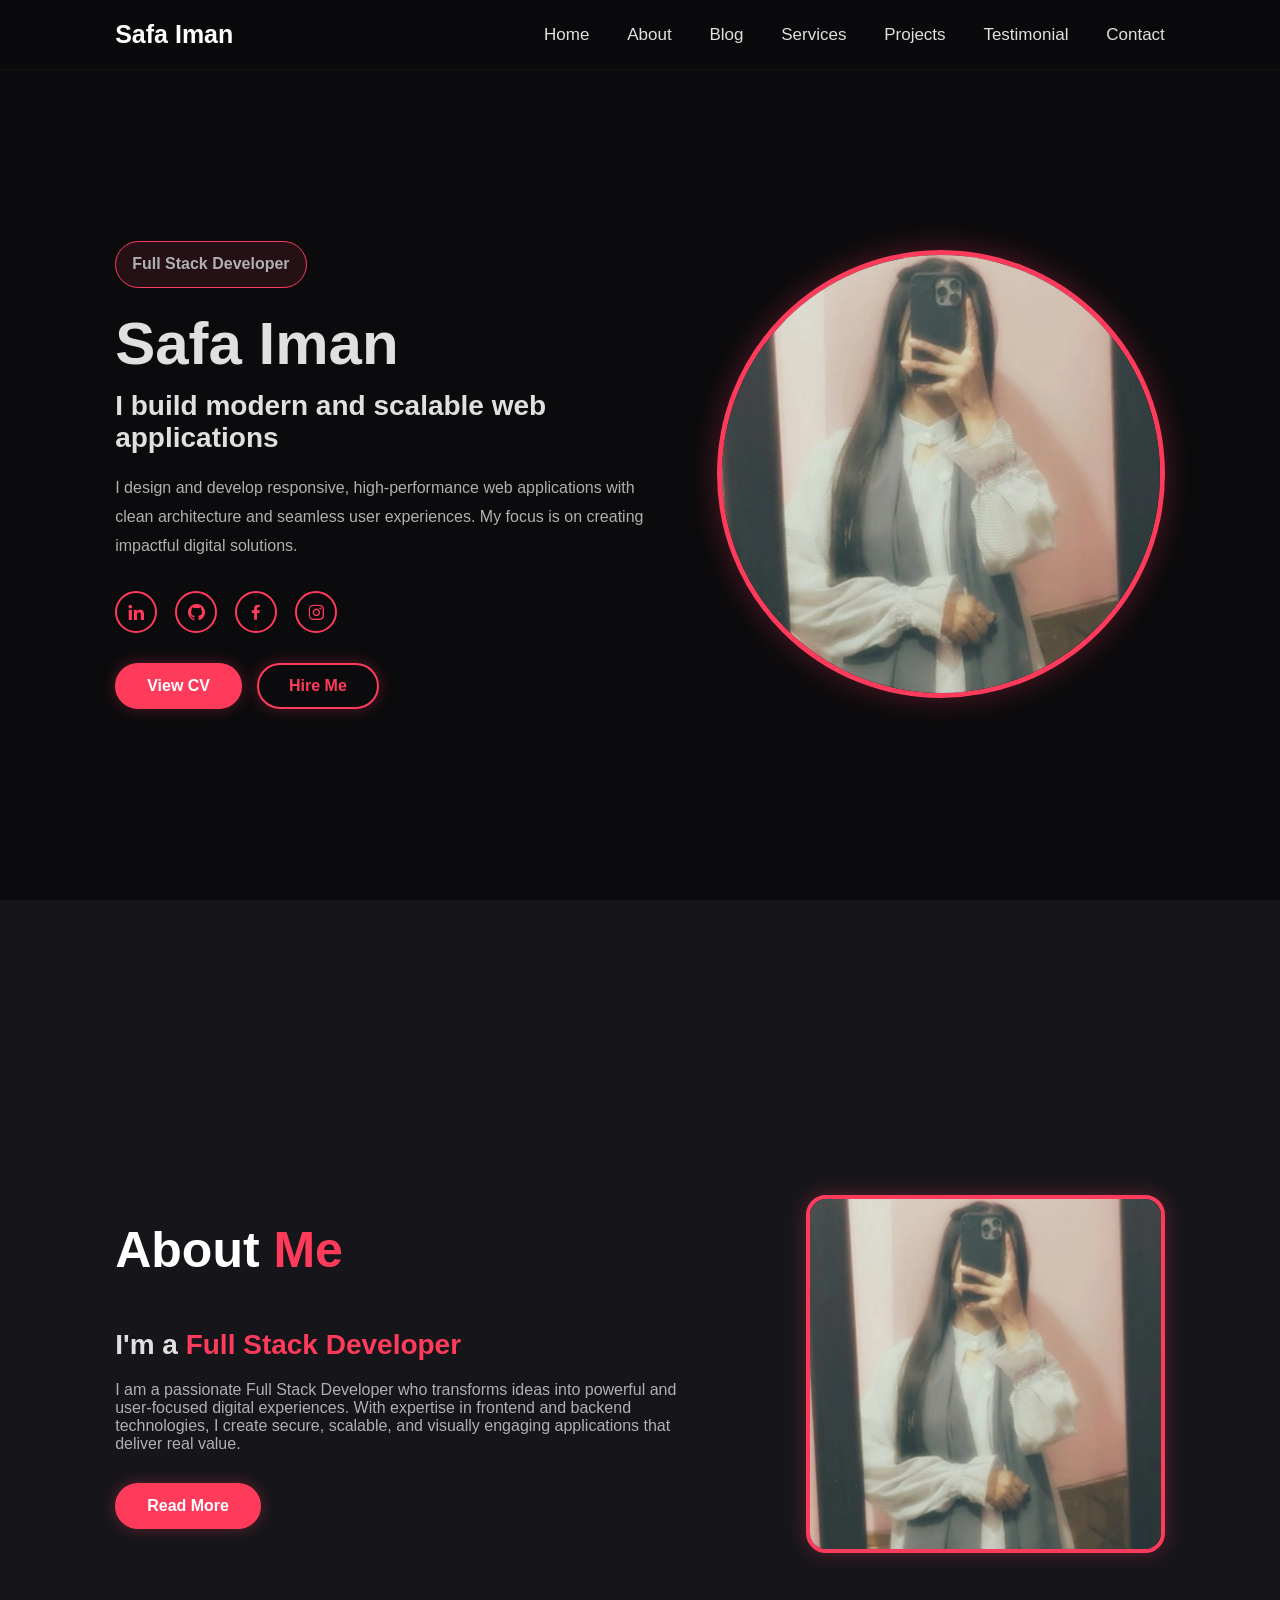
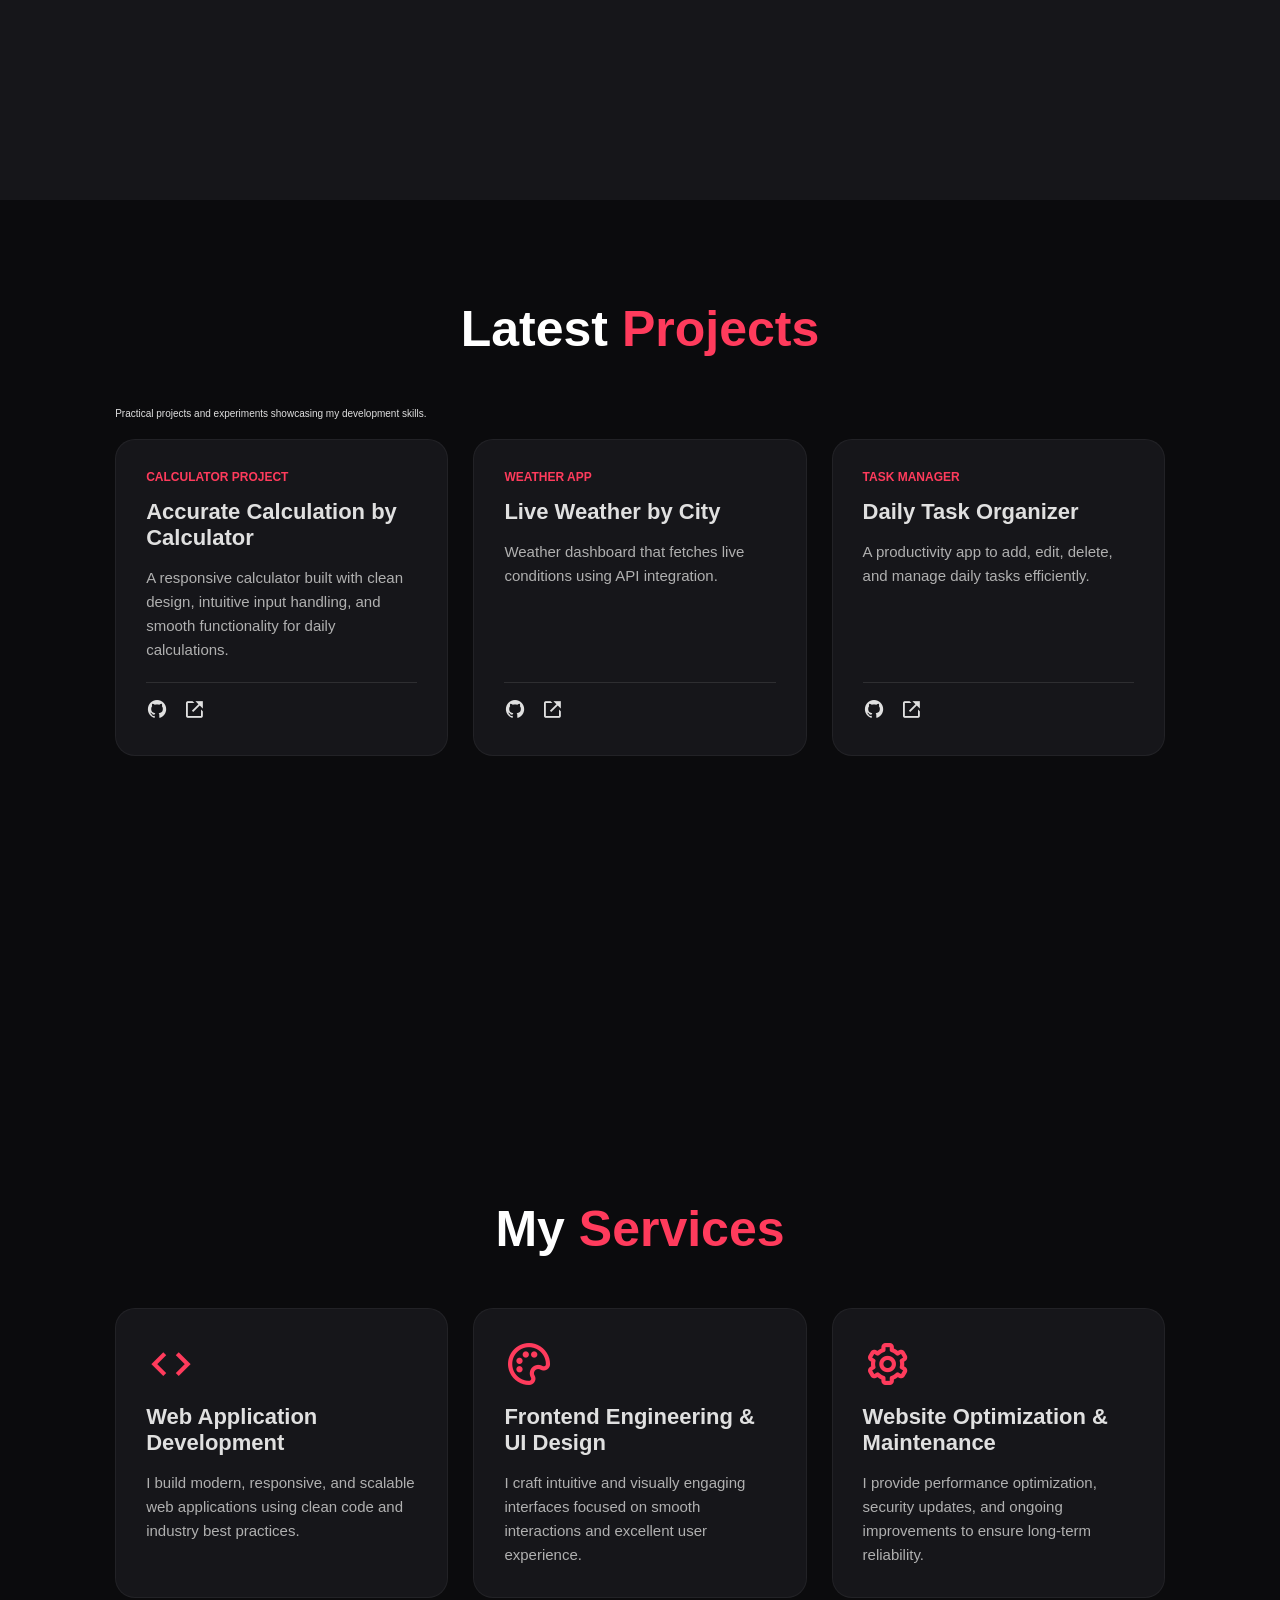
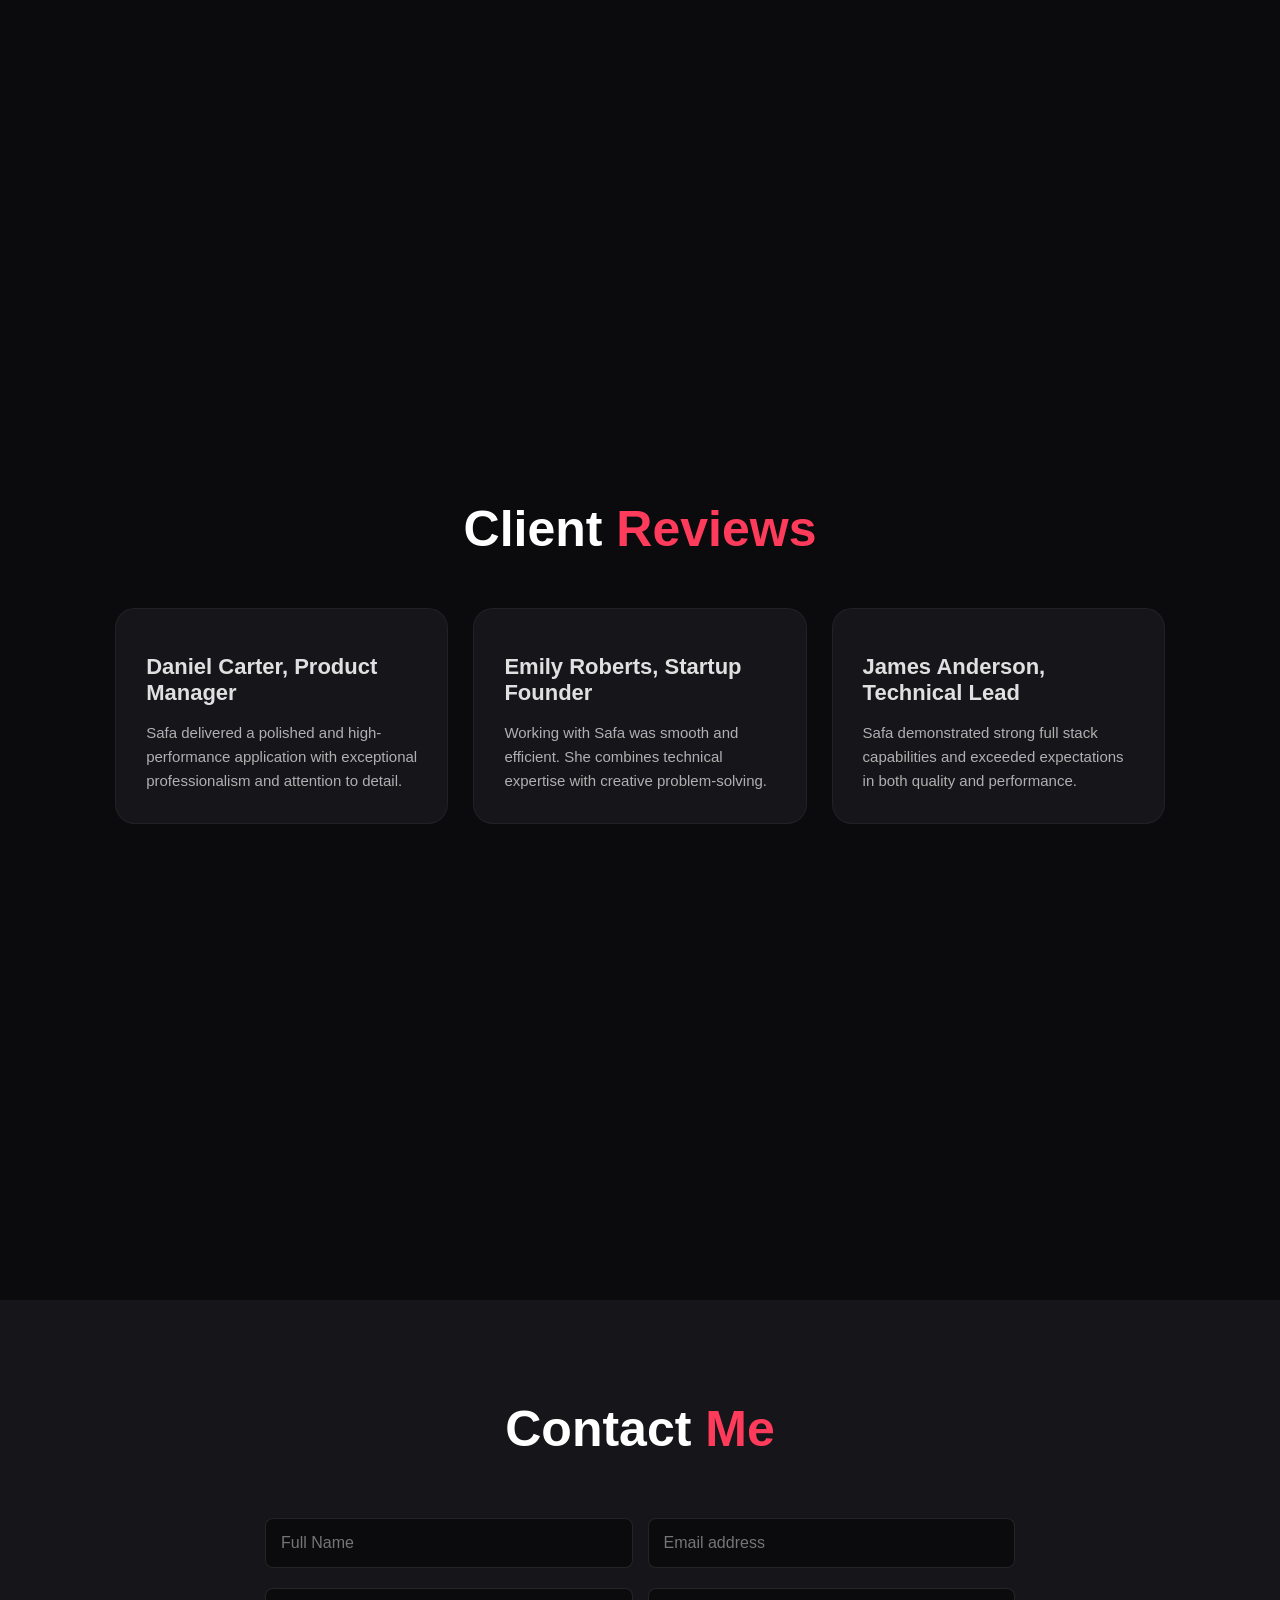
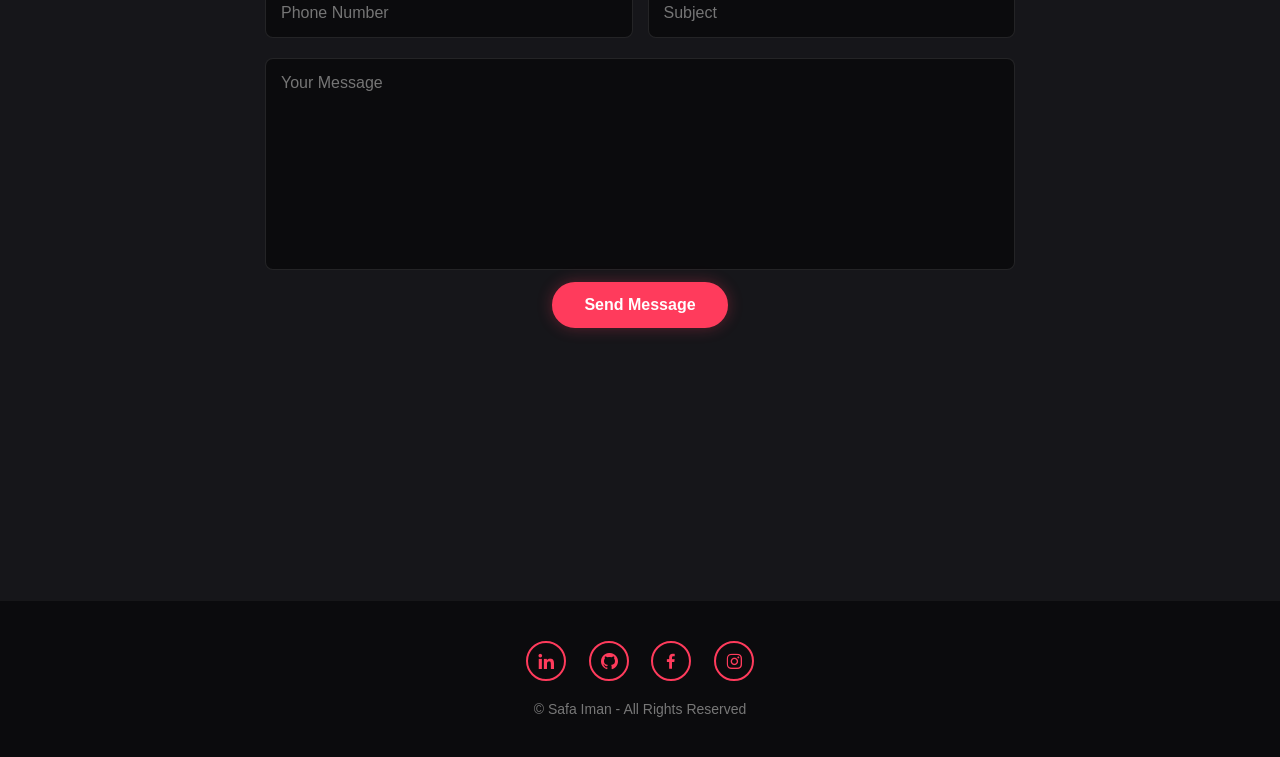
<file: index.html>
<!DOCTYPE html>
<html lang="en">

<head>
    <meta charset="UTF-8">
    <meta name="viewport" content="width=device-width, initial-scale=1.0">
    <link href='https://unpkg.com/boxicons@2.1.4/css/boxicons.min.css' rel='stylesheet'>
    <title>Safa Iman Portfolio</title>
    <link rel="stylesheet" href="style.css">
</head>

<body>
    <header class="header">
        <a href="#home" class="logo">Safa Iman</a>

        <i class='bx bx-menu' id="menu-icon"></i>

        <nav class="navbar">
            <a href="#home">Home</a>
            <a href="#about">About</a>
            <a href="#blog">Blog</a>
            <a href="#services">Services</a>
            <a href="#projects">Projects</a>
            <a href="#reviews">Testimonial</a>
            <a href="#contact">Contact</a>
        </nav>
    </header>

    <!-- Home Section -->
    <section class="home" id="home">
        <div class="home-content">
            <p class="intro-badge">Full Stack Developer</p>
            <h1>Safa Iman</h1>
            <h3>I build modern and scalable web applications</h3>
            <p>
                I design and develop responsive, high-performance web applications
                with clean architecture and seamless user experiences.
                My focus is on creating impactful digital solutions.
            </p>
            <div class="social-media">
                <a href="#"><i class='bx bxl-linkedin'></i></a>
                <a href="#"><i class='bx bxl-github'></i></a>
                <a href="#"><i class='bx bxl-facebook'></i></a>
                <a href="#"><i class='bx bxl-instagram'></i></a>
            </div>
            <div class="home-actions">
                <a href="cv.html" class="btn" target="_blank">View CV</a>
                <a href="#contact" class="btn btn-outline">Hire Me</a>
            </div>
        </div>
        <div class="home-img">
            <img src="pic.webp" alt="Safa Iman profile image">
        </div>
    </section>

    <!-- About Section -->
    <section class="about" id="about">
        <div class="about-content">
            <h2 class="heading">About <span>Me</span></h2>
            <h3>I'm a <span>Full Stack Developer</span></h3>
            <p>
                I am a passionate Full Stack Developer who transforms ideas into
                powerful and user-focused digital experiences. With expertise in
                frontend and backend technologies, I create secure, scalable, and
                visually engaging applications that deliver real value.
            </p>
            <a href="#" class="btn">Read More</a>
        </div>
        <div class="about-img">
            <img src="pic.webp" alt="Portfolio image" >
        </div>
    </section>

    <!-- Blog Section -->
  <section class="blog" id="blog">
    <h2 class="heading">Latest <span>Projects</span></h2>
    <p class="blog-subtitle">
        Practical projects and experiments showcasing my development skills.
    </p>
    <div class="blog-container">

        <article class="blog-card">
            <span class="blog-tag">Calculator Project</span>
            <h3>Accurate Calculation by Calculator</h3>
            <p>A responsive calculator built with clean design, intuitive input handling, and smooth functionality for daily calculations.</p>
            <div class="project-links">
                <a href="https://github.com/safaaimaan/Calculator-Project" target="_blank" title="GitHub Source"><i class='bx bxl-github'></i></a>
                <a href="https://calculator-project-alpha-rust.vercel.app/" target="_blank" title="Live Demo"><i class='bx bx-link-external'></i></a>
            </div>
        </article>

        <article class="blog-card">
            <span class="blog-tag">Weather App</span>
            <h3>Live Weather by City</h3>
            <p>Weather dashboard that fetches live conditions using API integration.</p>
            <div class="project-links">
                <a href="https://github.com/safaaimaan/Weather" target="_blank" title="GitHub Source"><i class='bx bxl-github'></i></a>
                <a href="https://weather-9cpe.vercel.app/" target="_blank" title="Live Demo"><i class='bx bx-link-external'></i></a>
            </div>
        </article>

        <article class="blog-card">
            <span class="blog-tag">Task Manager</span>
            <h3>Daily Task Organizer</h3>
            <p>A productivity app to add, edit, delete, and manage daily tasks efficiently.</p>
            <div class="project-links">
                <a href="https://github.com/safaaimaan/Task-Manager" target="_blank" title="GitHub Source"><i class='bx bxl-github'></i></a>
                <a href="https://task-manager-ruby-chi.vercel.app/" target="_blank" title="Live Demo"><i class='bx bx-link-external'></i></a>
            </div>
        </article>

    </div>
</section>

    <!-- Services Section -->
    <section class="services" id="services">
        <h2 class="heading">My <span>Services</span></h2>

        <div class="services-container">

            <div class="services-box">
                <i class="bx bx-code"></i>
                <h3>Web Application Development</h3>
                <p>
                    I build modern, responsive, and scalable web applications
                    using clean code and industry best practices.
                </p>
            </div>

            <div class="services-box">
                <i class="bx bx-palette"></i>
                <h3>Frontend Engineering & UI Design</h3>
                <p>
                    I craft intuitive and visually engaging interfaces focused
                    on smooth interactions and excellent user experience.
                </p>
            </div>

            <div class="services-box">
                <i class="bx bx-cog"></i>
                <h3>Website Optimization & Maintenance</h3>
                <p>
                    I provide performance optimization, security updates, and
                    ongoing improvements to ensure long-term reliability.
                </p>
            </div>

        </div>
    </section>

    <!-- Reviews Section -->
    <section class="reviews" id="reviews">
        <h2 class="heading">Client <span>Reviews</span></h2>

        <div class="reviews-container">

         <div class="review-card">
    <h3>Daniel Carter, Product Manager</h3>
    <p>
        Safa delivered a polished and high-performance application
        with exceptional professionalism and attention to detail.
    </p>
</div>

<div class="review-card">
    <h3>Emily Roberts, Startup Founder</h3>
    <p>
        Working with Safa was smooth and efficient.
        She combines technical expertise with creative problem-solving.
    </p>
</div>

<div class="review-card">
    <h3>James Anderson, Technical Lead</h3>
    <p>
        Safa demonstrated strong full stack capabilities and
        exceeded expectations in both quality and performance.
    </p>
</div>
    </section>

    <!-- Contact Section -->
    <section class="contact" id="contact">
        <h2 class="heading">Contact <span>Me</span></h2>

        <form action="#">
            <div class="input-box">
                <input type="text" placeholder="Full Name">
                <input type="email" placeholder="Email address">
            </div>
            <div class="input-box">
                <input type="number" placeholder="Phone Number">
                <input type="text" placeholder="Subject">
            </div>
            <textarea cols="30" rows="10" placeholder="Your Message"></textarea>
            <input type="submit" value="Send Message" class="btn">
        </form>
    </section>

    <!-- Footer -->
    <footer class="footer">
        <div class="social">
            <a href="#"><i class='bx bxl-linkedin'></i></a>
            <a href="#"><i class='bx bxl-github'></i></a>
            <a href="#"><i class='bx bxl-facebook'></i></a>
            <a href="#"><i class='bx bxl-instagram'></i></a>
        </div>
        <p class="copyright">
            &copy; Safa Iman - All Rights Reserved
        </p>
    </footer>

</body>

</html>
</file>
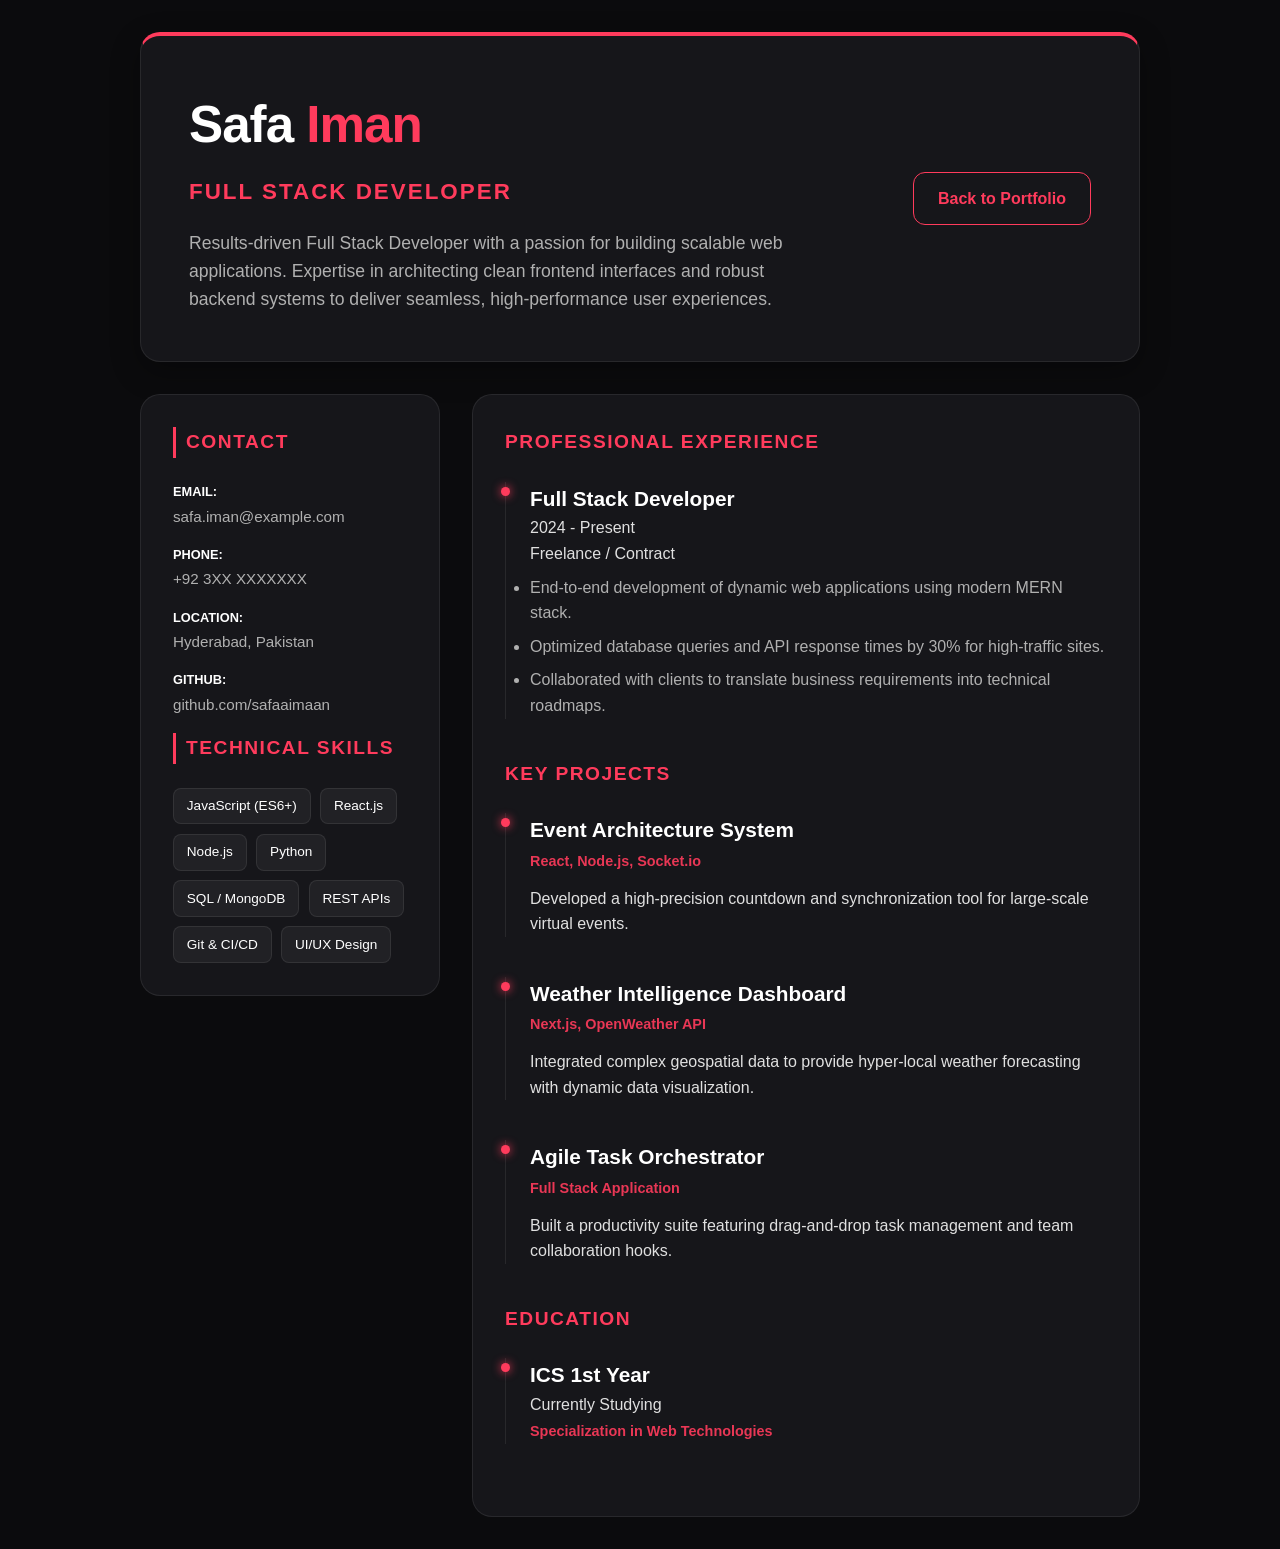
<file: cv.html>
<!DOCTYPE html>
<html lang="en">
<head>
    <meta charset="UTF-8">
    <meta name="viewport" content="width=device-width, initial-scale=1.0">
    <title>Safa Iman | Professional CV</title>
    <link rel="stylesheet" href="cv.css">
</head>
<body>
    <main class="cv-page">
        <header class="cv-header">
            <div class="header-info">
                <h1>Safa <span>Iman</span></h1>
                <p class="role">Full Stack Developer</p>
                <p class="summary">
                    Results-driven Full Stack Developer with a passion for building scalable web applications. 
                    Expertise in architecting clean frontend interfaces and robust backend systems to deliver 
                    seamless, high-performance user experiences.
                </p>
            </div>
            <div class="cv-actions">
                <a href="index.html" class="btn btn-outline">Back to Portfolio</a>
           
            </div>
        </header>

        <section class="cv-grid">
            <aside class="cv-sidebar card">
                <div class="sidebar-section">
                    <h2>Contact</h2>
                    <ul>
                        <li><strong>Email:</strong> safa.iman@example.com</li>
                        <li><strong>Phone:</strong> +92 3XX XXXXXXX</li>
                        <li><strong>Location:</strong> Hyderabad, Pakistan</li>
                        <li><strong>GitHub:</strong> github.com/safaaimaan</li>
                       
                </div>

                <div class="sidebar-section">
                    <h2>Technical Skills</h2>
                    <div class="skill-tags">
                        <span>JavaScript (ES6+)</span>
                        <span>React.js</span>
                        <span>Node.js</span>
                        <span>Python</span>
                        <span>SQL / MongoDB</span>
                        <span>REST APIs</span>
                        <span>Git & CI/CD</span>
                        <span>UI/UX Design</span>
                    </div>
                </div>
            </aside>

            <section class="cv-main card">
                <div class="main-section">
                    <h2>Professional Experience</h2>
                    <article class="item">
                        <div class="item-header">
                            <h3>Full Stack Developer</h3>
                            <span class="date">2024 - Present</span>
                        </div>
                        <p class="company">Freelance / Contract</p>
                        <ul>
                            <li>End-to-end development of dynamic web applications using modern MERN stack.</li>
                            <li>Optimized database queries and API response times by 30% for high-traffic sites.</li>
                            <li>Collaborated with clients to translate business requirements into technical roadmaps.</li>
                        </ul>
                    </article>
                </div>

                <div class="main-section">
                    <h2>Key Projects</h2>
                    <article class="item">
                        <h3>Event Architecture System</h3>
                        <p class="meta">React, Node.js, Socket.io</p>
                        <p>Developed a high-precision countdown and synchronization tool for large-scale virtual events.</p>
                    </article>
                    <article class="item">
                        <h3>Weather Intelligence Dashboard</h3>
                        <p class="meta">Next.js, OpenWeather API</p>
                        <p>Integrated complex geospatial data to provide hyper-local weather forecasting with dynamic data visualization.</p>
                    </article>
                    <article class="item">
                        <h3>Agile Task Orchestrator</h3>
                        <p class="meta">Full Stack Application</p>
                        <p>Built a productivity suite featuring drag-and-drop task management and team collaboration hooks.</p>
                    </article>
                </div>

                <div class="main-section">
                    <h2>Education</h2>
                    <article class="item">
                        <div class="item-header">
                            <h3>ICS 1st Year</h3>
                            <span class="date">Currently Studying</span>
                        </div>
                        <p class="meta">Specialization in Web Technologies </p>
                    </article>
                </div>
            </section>
        </section>
    </main>
</body>

</html>
</file>
<file: style.css>
/* ========================================
    GLOBAL STYLES
   ======================================== */
* {
    margin: 0;
    padding: 0;
    box-sizing: border-box;
    text-decoration: none;
    border: none;
    outline: none;
    scroll-behavior: smooth;
    font-family: -apple-system, BlinkMacSystemFont, "Segoe UI", Roboto, sans-serif;
}

:root {
    --bg-color: #0b0b0d;        /* Deep Midnight */
    --snd-bg-color: #16161a;    /* Dark Slate */
    --text-color: #e0e0e0;      /* Soft White */
    --main-color: #ff3b5c;      /* Neon Crimson */
    --accent-glow: rgba(255, 59, 92, 0.3);
}

html {
    font-size: 62.5%;
    overflow-x: hidden;
}

body {
    background: var(--bg-color);
    color: var(--text-color);
}

section {
    min-height: 100vh;
    padding: 10rem 9% 5rem;
}

span {
    color: var(--main-color);
}

.heading {
    font-size: 5rem;
    text-align: center;
    margin-bottom: 5rem;
    color: #fff;
}

/* ================= HEADER & NAV ================= */
.header {
    position: fixed;
    width: 100%;
    top: 0;
    right: 0;
    z-index: 1000;
    display: flex;
    align-items: center;
    justify-content: space-between;
    padding: 2rem 9%;
    background: rgba(11, 11, 13, 0.85);
    backdrop-filter: blur(15px);
    border-bottom: 1px solid rgba(255, 255, 255, 0.05);
}

.logo {
    font-size: 2.5rem;
    color: #fff;
    font-weight: 700;
    cursor: pointer;
}

.navbar a {
    font-size: 1.7rem;
    color: var(--text-color);
    margin-left: 3.5rem;
    font-weight: 500;
    transition: 0.3s ease;
}

.navbar a:hover {
    color: var(--main-color);
}

#menu-icon {
    font-size: 3.2rem;
    color: var(--text-color);
    cursor: pointer;
    display: none;
}

/* ================= HOME SECTION ================= */
.home {
    display: flex;
    align-items: center;
    justify-content: space-between;
    gap: 4rem;
}

.intro-badge {
    display: inline-block;
    font-size: 1.4rem;
    font-weight: 600;
    color: var(--main-color);
    background: rgba(255, 59, 92, 0.1);
    border: 1px solid var(--main-color);
    padding: 0.8rem 1.6rem;
    border-radius: 5rem;
    margin-bottom: 2rem;
}

.home-content h1 {
    font-size: 6rem;
    font-weight: 800;
    line-height: 1.2;
    margin-bottom: 1rem;
}

.home-content h3 {
    font-size: 2.8rem;
    font-weight: 600;
    margin-bottom: 2rem;
}

.home-content p {
    font-size: 1.6rem;
    color: #b0b0b0;
    line-height: 1.8;
    max-width: 55rem;
}

.social-media a {
    display: inline-flex;
    justify-content: center;
    align-items: center;
    width: 4.2rem;
    height: 4.2rem;
    background: transparent;
    border: 0.2rem solid var(--main-color);
    border-radius: 50%;
    font-size: 2rem;
    color: var(--main-color);
    margin: 3rem 1.5rem 3rem 0;
    transition: 0.4s ease;
}

.social-media a:hover {
    background: var(--main-color);
    color: #fff;
    box-shadow: 0 0 1.5rem var(--main-color);
    transform: translateY(-5px);
}

.home-actions {
    display: flex;
    gap: 1.5rem;
}

.btn {
    display: inline-block;
    padding: 1.2rem 3rem;
    background: var(--main-color);
    border: 2px solid var(--main-color);
    border-radius: 5rem;
    font-size: 1.6rem;
    color: #fff;
    font-weight: 600;
    transition: 0.3s ease;
    box-shadow: 0 0 1.5rem var(--accent-glow);
}

.btn:hover {
    background: transparent;
    color: var(--main-color);
    box-shadow: 0 0 2rem var(--main-color);
}

.btn-outline {
    background: transparent;
    color: var(--main-color);
}

.home-img img {
    width: 35vw;
    border-radius: 50%;
    border: 0.5rem solid var(--main-color);
    box-shadow: 0 0 3rem var(--accent-glow);
    animation: floatImage 4s ease-in-out infinite;
}

@keyframes floatImage {
    0%, 100% { transform: translateY(0); }
    50% { transform: translateY(-2rem); }
}

/* ================= ABOUT SECTION ================= */
.about {
    display: flex;
    align-items: center;
    justify-content: center;
    gap: 10rem;
    background: var(--snd-bg-color);
}

.about-img img {
    width: 28vw;
    border-radius: 2rem;
    border: 0.4rem solid var(--main-color);
    box-shadow: 0 0 2rem var(--accent-glow);
}

.about-content h2 {
    text-align: left;
}

.about-content h3 {
    font-size: 2.8rem;
    margin-bottom: 2rem;
}

.about-content p {
    font-size: 1.6rem;
    margin-bottom: 3rem;
    color: #b0b0b0;
}

/* ================= CARDS (BLOG & SERVICES & REVIEWS) ================= */
.blog, .services, .reviews {
    background: var(--bg-color);
}

.blog-container, .services-container, .reviews-container {
    display: grid;
    grid-template-columns: repeat(auto-fit, minmax(30rem, 1fr));
    gap: 2.5rem;
    margin-top: 2rem;
}
.blog-card{
    display: flex;
    flex-direction: column;
}
.blog-card, .services-box, .review-card {
    background: var(--snd-bg-color);
    padding: 3rem;
    border-radius: 2rem;
    border: 1px solid rgba(255, 255, 255, 0.05);
    transition: 0.4s ease;
}

.blog-card:hover, .services-box:hover, .review-card:hover {
    transform: translateY(-1rem);
    border-color: var(--main-color);
    box-shadow: 0 0 2rem var(--accent-glow);
}

.blog-tag {
    font-size: 1.2rem;
    color: var(--main-color);
    font-weight: 700;
    text-transform: uppercase;
}

.blog-card h3, .services-box h3, .review-card h3 {
    font-size: 2.2rem;
    margin: 1.5rem 0;
}
.blog-card p{
    flex-grow: 1;
}
.blog-card p, .services-box p, .review-card p {
    font-size: 1.5rem;
    color: #b0b0b0;
    line-height: 1.6;
}

.services-box i {
    font-size: 5rem;
    color: var(--main-color);
}
.project-links {
    display: flex;
    gap: 1.5rem;
    margin-top: 2rem;
    padding-top: 1.5rem;
    border-top: 1px solid rgba(255, 255, 255, 0.1);
}

.project-links a {
    font-size: 2.2rem;
    color: var(--text-color);
    transition: 0.3s ease;
}

.project-links a:hover {
    color: var(--main-color);
    transform: translateY(-3px);
    text-shadow: 0 0 10px var(--main-color);
}

/* ================= CONTACT SECTION ================= */
.contact {
    background: var(--snd-bg-color);
}

.contact form {
    max-width: 75rem;
    margin: 0 auto;
    text-align: center;
}

.contact form .input-box {
    display: flex;
    justify-content: space-between;
    flex-wrap: wrap;
}

.contact form .input-box input,
.contact form textarea {
    width: 100%;
    padding: 1.5rem;
    font-size: 1.6rem;
    color: #fff;
    background: var(--bg-color);
    border-radius: 0.8rem;
    margin: 1rem 0;
    border: 1px solid rgba(255, 255, 255, 0.1);
    transition: 0.3s;
}

.contact form .input-box input {
    width: 49%;
}

.contact form .input-box input:focus,
.contact form textarea:focus {
    border-color: var(--main-color);
    box-shadow: 0 0 1rem var(--accent-glow);
}

.contact form textarea {
    resize: none;
}

/* ================= FOOTER ================= */
.footer {
    display: flex;
    flex-direction: column;
    align-items: center;
    padding: 4rem 9%;
    background: var(--bg-color);
    border-top: 1px solid rgba(255, 255, 255, 0.05);
}

.footer .social {
    margin-bottom: 2rem;
}

.footer .social a {
    display: inline-flex;
    justify-content: center;
    align-items: center;
    width: 4rem;
    height: 4rem;
    background: transparent;
    border: 0.2rem solid var(--main-color);
    border-radius: 50%;
    font-size: 2rem;
    color: var(--main-color);
    margin: 0 1rem;
    transition: 0.3s;
}

.footer .social a:hover {
    background: var(--main-color);
    color: #fff;
    box-shadow: 0 0 1rem var(--main-color);
}

.footer p {
    font-size: 1.4rem;
    color: #777;
}

/* ================= RESPONSIVE ================= */
@media (max-width: 1200px) {
    html { font-size: 55%; }
}

@media (max-width: 991px) {
    .header { padding: 2rem 4%; }
    section { padding: 10rem 4% 2rem; }
    .home { flex-direction: column-reverse; text-align: center; }
    .home-content p { margin: 0 auto; }
    .home-actions { justify-content: center; }
    .home-img img, .about-img img { width: 50vw; }
    .about { flex-direction: column; text-align: center; }
    .about-content h2 { text-align: center; }
}

@media (max-width: 768px) {
    #menu-icon { display: block; }
    .navbar {
        position: absolute;
        top: 100%;
        left: 0;
        width: 100%;
        padding: 1rem 4%;
        background: var(--bg-color);
        border-top: 0.1rem solid rgba(255,255,255,0.1);
        display: none; /* Add JS to toggle this */
    }
    .navbar a { display: block; font-size: 2rem; margin: 3rem 0; }
    .contact form .input-box input { width: 100%; }
}
    /* responsive design code */

    @media (max-width: 1200px){
        html {
            font-size: 55%;
        }
    }
     @media(max-width: 991px) {
        .header {
            padding: 2rem 3%;
        }
        section{
            padding: 10rem 3%;
        }
        .services {
            padding: 10rem 3% 2rem;
        }
        .home{
            grid-template-columns: 1fr 1fr;
            gap: 3rem;
            padding-top: 12rem;
        }
        .home-content h1{
            font-size: 5.2rem;
        }
        .home-content h3{
            font-size: 2.6rem;
        }
        .blog-container{
            grid-template-columns: repeat(2, minmax(0, 1fr));
            gap: 1.8rem;
        }
        .contact form .input-box input  {
             width: 100%;
        }
        .footer{
            padding: 2rem 3%;
        }
     }
     @media(max-width: 768px){
        #menu-icon{
            display: block;
        }
        .navbar{
            position: absolute;
            top: 100%;
            right: -100%;
            width: 255px;
            min-height: 100vh;
            display: flex;
            flex-direction: column;
            background: var(--main-color);
            transition: all 0.5s ease;
            backdrop-filter: blur(10px);
        }
        .navbar a{
        display: block;
            padding: 17px;
            font-size: 22px;
        }
        .navbar.active{
              right: 0;
        }
        .home{
            grid-template-columns: 1fr;
            gap: 2.8rem;
            text-align: center;
            padding-top: 11rem;
        }
        .home-content h3{
            font-size: 2.3rem;
        }
        .home-content .multiple-text{
            min-width: 16rem;
        }
        .home-content h1{
            font-size: 4.3rem;
        }
        .home-content{
            order: 2;
            margin-left: 0;
            display: flex;
            flex-direction: column;
            align-items: center;
        }
        .home-content p{
            font-size: 1.7rem;
        }
        .home-img{
            order: 1;
        }
        .home-img img{
            width: min(31rem, 74vw);
            margin-top: 1rem;
        }
        .home-actions{
            justify-content: center;
        }
          .about{
            flex-direction: column-reverse;
          }
          .about-img img{
            width: min(31rem, 74vw);
            margin-top: 2rem;
          }
          .services h2{
            margin-bottom: 3rem;
          }
          .services-container{
            grid-template-columns: 1fr;
            margin: 0;
          }
          .blog-container{
            grid-template-columns: 1fr;
          }
          .blog-card h3{
            font-size: 2.5rem;
          }
     }

     @media(max-width: 600px){
        .home{
            padding-top: 10.5rem;
        }
        .home-content h1{
            font-size: 3.7rem;
        }
        .home-content h3{
            font-size: 2.1rem;
        }
        .home-content .multiple-text{
            min-width: 14rem;
            white-space: normal;
        }
        .home-content p{
            font-size: 1.6rem;
        }
        .home-img img{
            width: min(28rem, 78vw);
            margin-top: 0;
        }
        .about-img img{
            width: min(28rem, 78vw);
            margin-top: 4rem;
        }
        .home-actions{
            width: 100%;
        }
        .home-actions .btn{
            width: 100%;
            text-align: center;
        }
        .blog-subtitle{
            font-size: 1.8rem;
            margin-bottom: 3rem;
        }
        .blog-card{
            padding: 2.2rem 1.8rem;
        }
        .blog-link{
            width: 100%;
            justify-content: center;
        }
     }
     @media(max-width: 600px){
        html {
            font-size: 50%;
        }
     }
</file>
<file: cv.css>
:root {
    --bg-color: #0b0b0d;        /* Deep Midnight */
    --snd-bg-color: #16161a;    /* Dark Slate */
    --text-color: #e0e0e0;      /* Soft White */
    --main-color: #ff3b5c;      /* Neon Crimson */
    --accent-glow: rgba(255, 59, 92, 0.3);
    --line: rgba(255, 255, 255, 0.08);
}

* {
    box-sizing: border-box;
    margin: 0;
    padding: 0;
    font-family: -apple-system, BlinkMacSystemFont, "Segoe UI", Roboto, sans-serif;
}

body {
    background: var(--bg-color);
    color: var(--text-color);
    line-height: 1.6;
    padding: 2rem;
}

.cv-page {
    max-width: 1000px;
    margin: 0 auto;
}

/* --- HEADER SECTION --- */
.cv-header {
    background: var(--snd-bg-color);
    border: 1px solid var(--line);
    border-top: 4px solid var(--main-color); /* Neon accent top */
    border-radius: 20px;
    padding: 3rem;
    display: flex;
    justify-content: space-between;
    align-items: center;
    gap: 2rem;
    margin-bottom: 2rem;
    box-shadow: 0 10px 30px rgba(0, 0, 0, 0.3);
}

h1 {
    font-size: clamp(2.5rem, 4vw, 3.5rem);
    color: #ffffff;
    letter-spacing: -1px;
}

h1 span {
    color: var(--main-color);
}

.role {
    color: var(--main-color);
    font-size: 1.4rem;
    font-weight: 700;
    text-transform: uppercase;
    letter-spacing: 2px;
    margin-top: 0.5rem;
}

.summary {
    margin-top: 1.2rem;
    max-width: 65ch;
    color: #b0b0b0;
    font-size: 1.1rem;
}

/* --- BUTTONS --- */
.cv-actions {
    display: flex;
    gap: 1rem;
}

.btn {
    border: none;
    border-radius: 12px;
    background: var(--main-color);
    color: #fff;
    padding: 0.8rem 1.5rem;
    font-weight: 600;
    font-size: 1rem;
    cursor: pointer;
    text-decoration: none;
    transition: 0.3s ease;
    box-shadow: 0 4px 15px var(--accent-glow);
}

.btn-outline {
    background: transparent;
    border: 1px solid var(--main-color);
    color: var(--main-color);
    box-shadow: none;
}

.btn:hover {
    transform: translateY(-3px);
    box-shadow: 0 8px 25px var(--main-color);
    background: var(--main-color);
    color: white;
}

/* --- GRID LAYOUT --- */
.cv-grid {
    display: grid;
    grid-template-columns: 300px 1fr;
    gap: 2rem;
}

.card {
    background: var(--snd-bg-color);
    border: 1px solid var(--line);
    border-radius: 20px;
    padding: 2rem;
}

/* --- SIDEBAR --- */
.cv-sidebar {
    height: fit-content;
}

.cv-sidebar h2 {
    border-left: 3px solid var(--main-color);
    padding-left: 10px;
}

.cv-sidebar ul {
    list-style: none;
    margin-left: 0;
}

.cv-sidebar ul li {
    font-size: 0.95rem;
    margin-bottom: 1rem;
    color: #b0b0b0;
    display: flex;
    flex-direction: column;
}

.cv-sidebar ul li strong {
    color: #fff;
    font-size: 0.8rem;
    text-transform: uppercase;
    margin-bottom: 2px;
}

/* --- MAIN CONTENT --- */
h2 {
    font-size: 1.2rem;
    margin-bottom: 1.5rem;
    color: var(--main-color);
    text-transform: uppercase;
    letter-spacing: 1.5px;
}

h3 {
    font-size: 1.3rem;
    color: #ffffff;
}

.meta {
    color: var(--main-color);
    font-weight: 600;
    font-size: 0.9rem;
    margin: 0.2rem 0 0.8rem;
    opacity: 0.9;
}

.item {
    margin-bottom: 2.5rem;
    position: relative;
    padding-left: 1.5rem;
    border-left: 1px solid var(--line);
}

.item::before {
    content: '';
    position: absolute;
    left: -5px;
    top: 5px;
    width: 9px;
    height: 9px;
    background: var(--main-color);
    border-radius: 50%;
    box-shadow: 0 0 10px var(--main-color);
}

.cv-main ul {
    margin-top: 0.5rem;
}

.cv-main li {
    color: #b0b0b0;
    margin-bottom: 0.5rem;
    font-size: 1rem;
}

/* --- SKILL TAGS --- */
.skill-tags {
    display: flex;
    flex-wrap: wrap;
    gap: 0.6rem;
}

.skill-tags span {
    background: rgba(255, 255, 255, 0.05);
    border: 1px solid var(--line);
    color: #fff;
    padding: 0.4rem 0.8rem;
    border-radius: 8px;
    font-size: 0.85rem;
}

/* --- RESPONSIVE & PRINT --- */
@media (max-width: 850px) {
    .cv-grid { grid-template-columns: 1fr; }
    .cv-header { flex-direction: column; text-align: center; }
}

@media print {
    body { background: white; color: black; padding: 0; }
    .btn, .cv-actions { display: none; }
    .card, .cv-header { 
        border: 1px solid #ddd; 
        background: white; 
        color: black; 
        box-shadow: none; 
    }
    h1, h2, h3, .role, .meta { color: black !important; }
    .summary, .cv-sidebar ul li, .cv-main li { color: #333 !important; }
}

@media (max-width: 900px) {
    body {
        padding: 1rem;
    }

    .cv-header {
        flex-direction: column;
    }

    .cv-grid {
        grid-template-columns: 1fr;
    }
}

@media (max-width: 600px) {
    .cv-header,
    .card {
        padding: 1rem;
    }

    .cv-actions {
        width: 100%;
    }

    .btn {
        width: 100%;
        text-align: center;
    }
}

@media print {
    body {
        padding: 0;
        background: #fff;
    }

    .cv-actions {
        display: none;
    }

    .cv-header,
    .card {
        border-color: #d9d9d9;
        box-shadow: none;
    }
}
</file>
